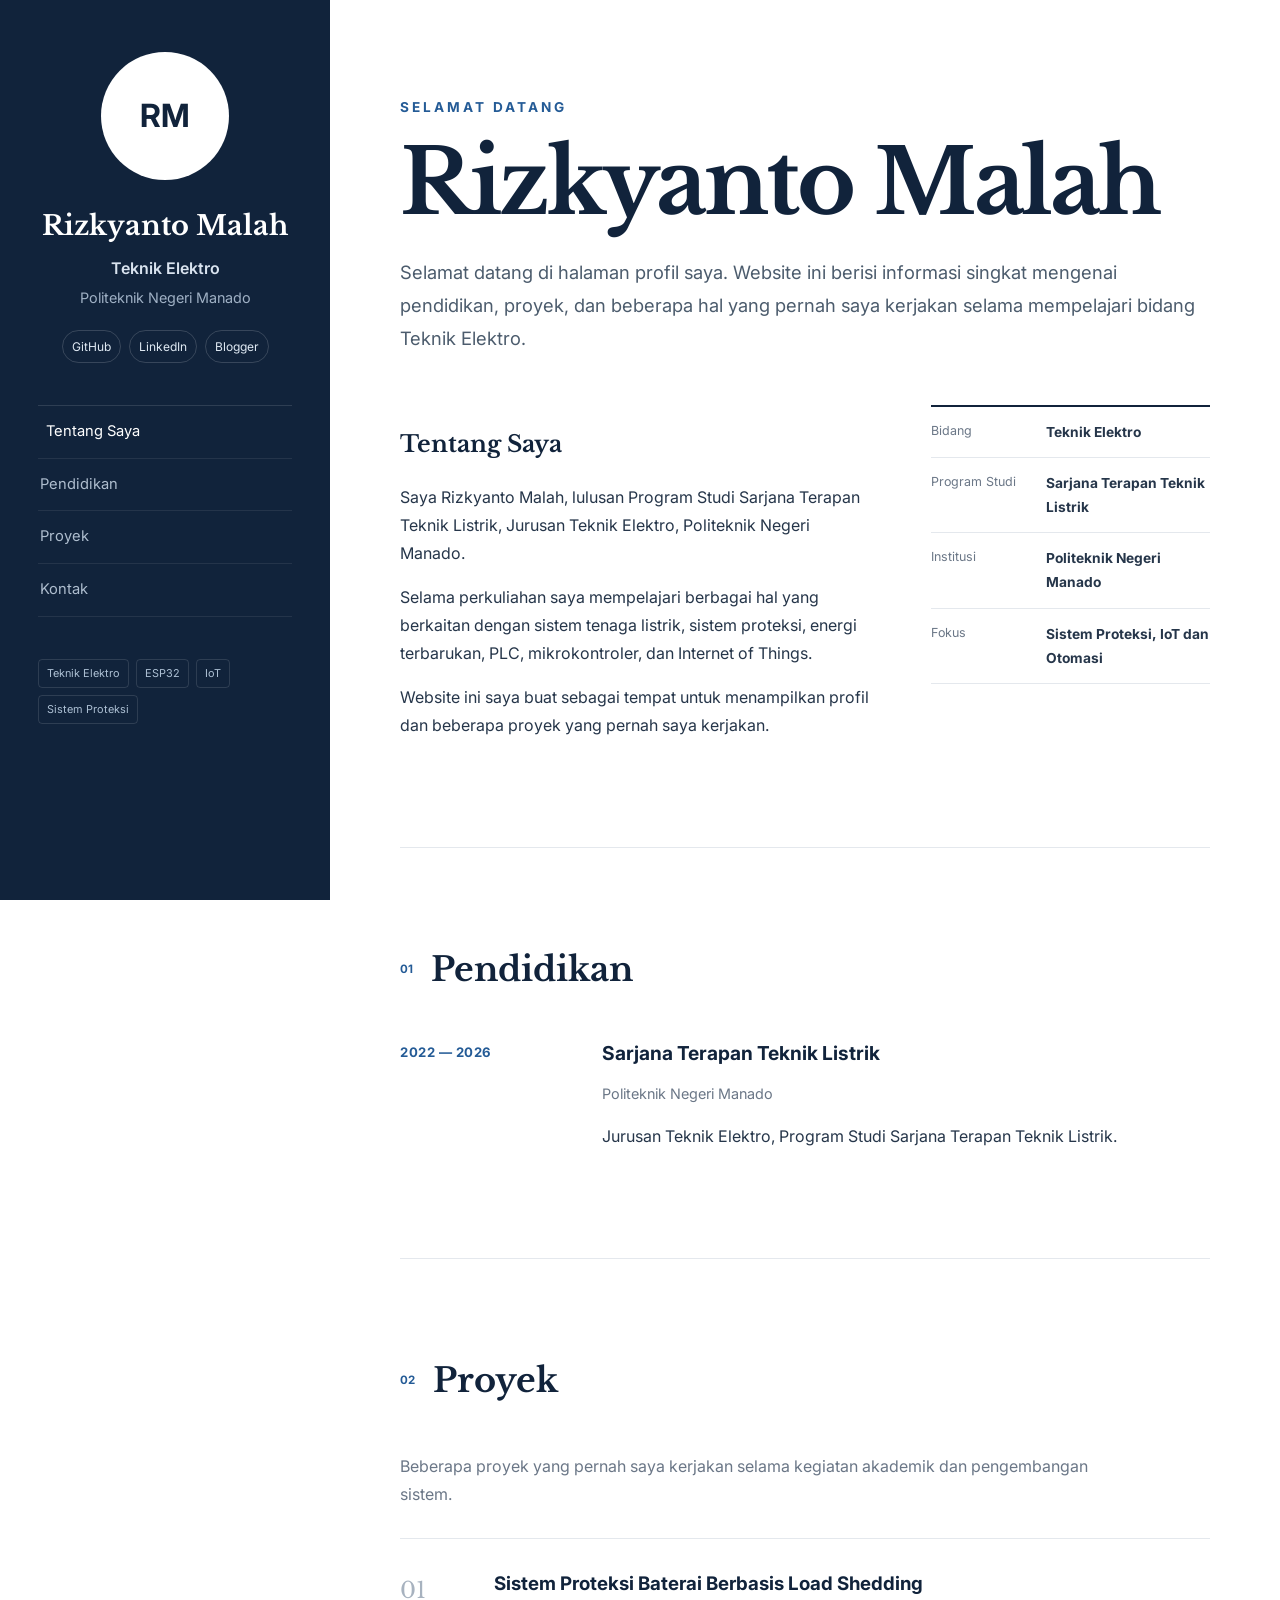
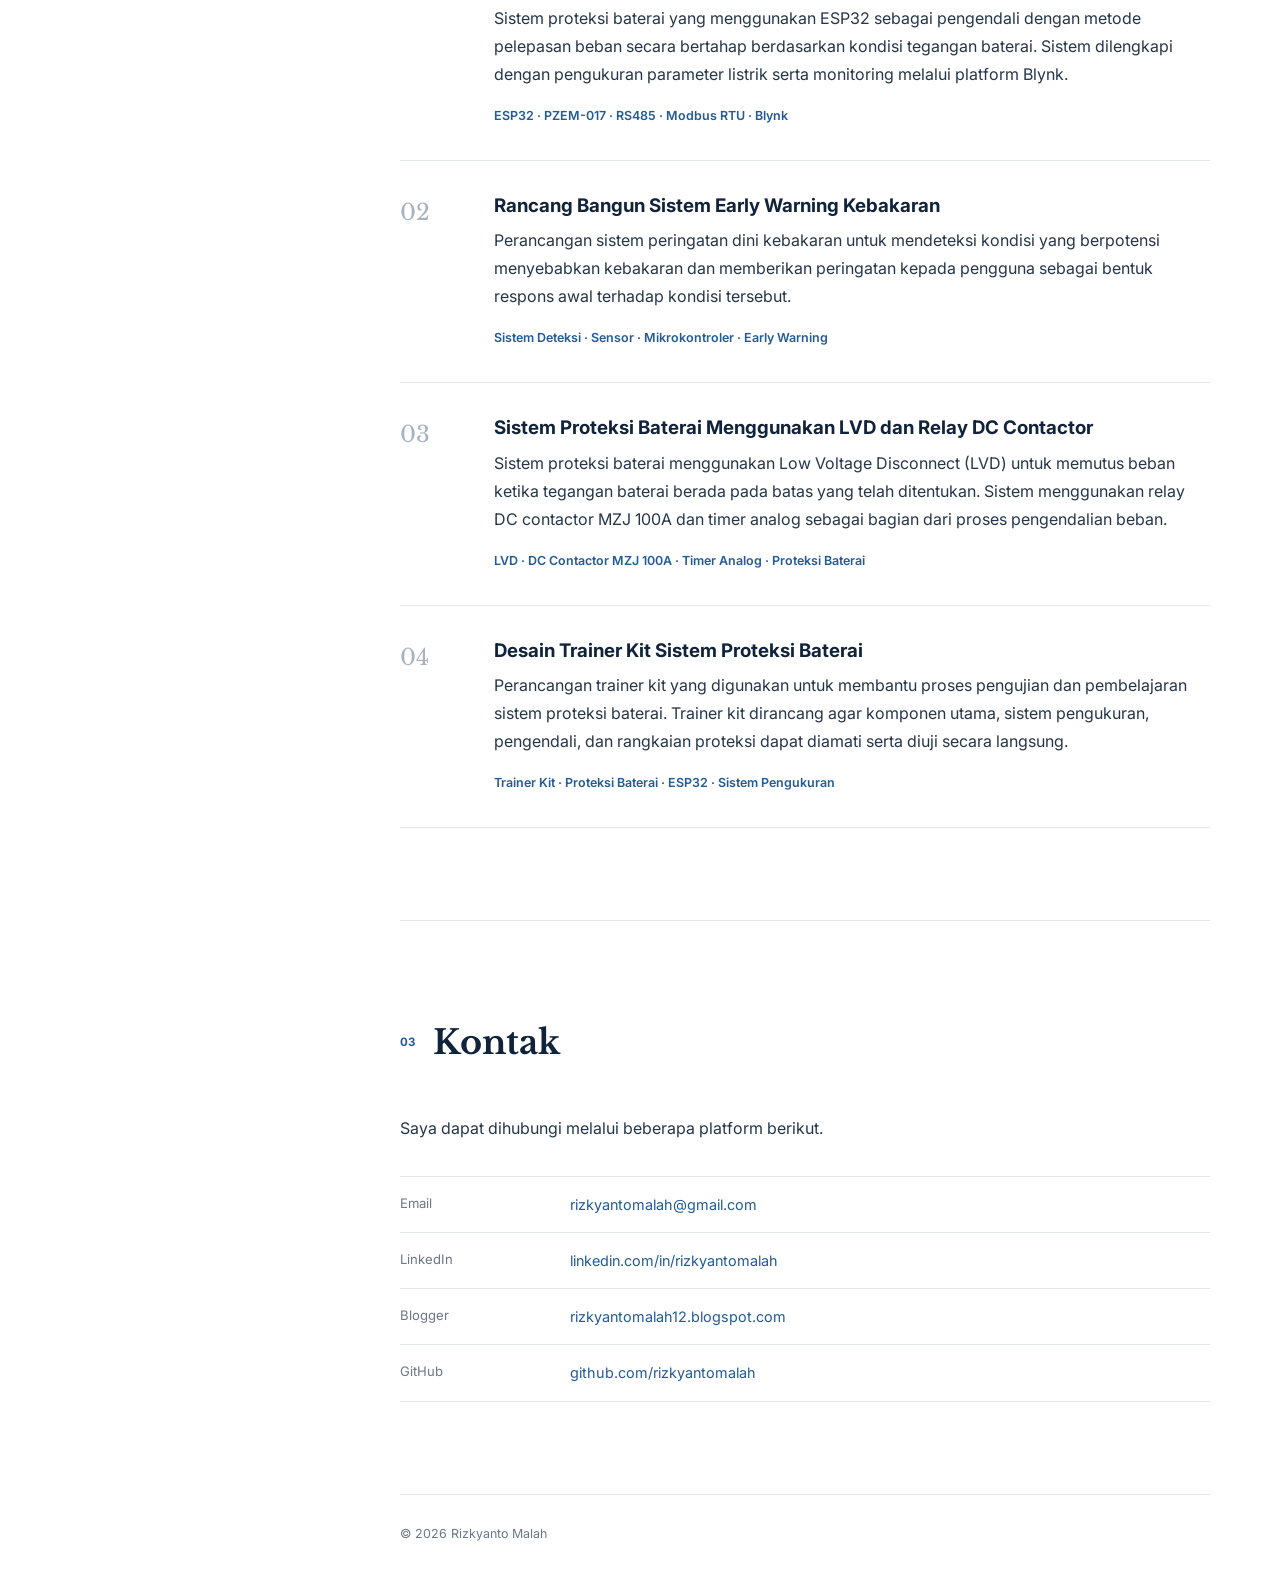
<file: index.html>
<!DOCTYPE html>
<html lang="id">

<head>
    <meta charset="UTF-8">
    <meta name="viewport" content="width=device-width, initial-scale=1.0">

    <meta name="description"
          content="Profil Rizkyanto Malah - Teknik Elektro">

    <title>Rizkyanto Malah | Profil</title>

    <!-- FAVICON -->
    <link rel="icon" type="image/png" href="favicon.png">

    <link rel="preconnect" href="https://fonts.googleapis.com">
    <link rel="preconnect" href="https://fonts.gstatic.com" crossorigin>

    <link
        href="https://fonts.googleapis.com/css2?family=Inter:wght@400;500;600;700&family=Libre+Baskerville:wght@700&display=swap"
        rel="stylesheet">

    <link rel="stylesheet" href="style.css">
</head>


<body>


<!-- ======================================================
                     SIDEBAR
====================================================== -->

<aside class="sidebar">

    <div class="profile">

        <div class="photo-wrap">

            <div class="photo-placeholder">
                RM
            </div>

            <!--
            Jika nanti ingin menggunakan foto:

            <img
                src="profile.jpg"
                alt="Rizkyanto Malah"
                class="profile-photo"
            >
            -->

        </div>


        <h1>Rizkyanto Malah</h1>

        <p class="role">
            Teknik Elektro
        </p>

        <p class="institution">
            Politeknik Negeri Manado
        </p>


        <div class="social">

            <a
                href="https://github.com/rizkyantomalah"
                target="_blank">
                GitHub
            </a>

            <a
                href="https://www.linkedin.com/in/rizkyantomalah"
                target="_blank">
                LinkedIn
            </a>

            <a
                href="https://rizkyantomalah12.blogspot.com/?m=1"
                target="_blank">
                Blogger
            </a>

        </div>

    </div>


    <!-- MENU -->

    <nav>

        <a href="#tentang" class="active">
            Tentang Saya
        </a>

        <a href="#pendidikan">
            Pendidikan
        </a>

        <a href="#proyek">
            Proyek
        </a>

        <a href="#kontak">
            Kontak
        </a>

    </nav>


    <div class="sidebar-footer">

        <span>Teknik Elektro</span>

        <span>ESP32</span>

        <span>IoT</span>

        <span>Sistem Proteksi</span>

    </div>

</aside>



<!-- ======================================================
                     KONTEN UTAMA
====================================================== -->

<main class="content">


<!-- ======================================================
                  TENTANG SAYA
====================================================== -->

<section id="tentang" class="section hero">


    <!-- SELAMAT DATANG -->

    <div class="welcome-wrapper">

        <p class="welcome-text">
            SELAMAT DATANG
        </p>

    </div>


    <!-- NAMA -->

    <h2 class="jelly-name">
        Rizkyanto Malah
    </h2>


    <p class="headline">

        Selamat datang di halaman profil saya.
        Website ini berisi informasi singkat mengenai pendidikan,
        proyek, dan beberapa hal yang pernah saya kerjakan
        selama mempelajari bidang Teknik Elektro.

    </p>


    <div class="intro-grid">


        <!-- TENTANG SAYA -->

        <div>

            <h3>
                Tentang Saya
            </h3>

            <p>

                Saya Rizkyanto Malah, lulusan Program Studi
                Sarjana Terapan Teknik Listrik, Jurusan Teknik Elektro,
                Politeknik Negeri Manado.

            </p>

            <p>

                Selama perkuliahan saya mempelajari berbagai hal
                yang berkaitan dengan sistem tenaga listrik,
                sistem proteksi, energi terbarukan, PLC,
                mikrokontroler, dan Internet of Things.

            </p>

            <p>

                Website ini saya buat sebagai tempat untuk
                menampilkan profil dan beberapa proyek yang
                pernah saya kerjakan.

            </p>

        </div>


        <!-- INFORMASI SINGKAT -->

        <div class="quick-info">


            <div>

                <span>
                    Bidang
                </span>

                <strong>
                    Teknik Elektro
                </strong>

            </div>


            <div>

                <span>
                    Program Studi
                </span>

                <strong>
                    Sarjana Terapan Teknik Listrik
                </strong>

            </div>


            <div>

                <span>
                    Institusi
                </span>

                <strong>
                    Politeknik Negeri Manado
                </strong>

            </div>


            <div>

                <span>
                    Fokus
                </span>

                <strong>
                    Sistem Proteksi, IoT dan Otomasi
                </strong>

            </div>


        </div>


    </div>


</section>



<!-- ======================================================
                     PENDIDIKAN
====================================================== -->

<section id="pendidikan" class="section">


    <div class="section-title">

        <span>
            01
        </span>

        <h2>
            Pendidikan
        </h2>

    </div>


    <div class="entry">


        <div class="entry-year">

            2022 — 2026

        </div>


        <div class="entry-body">


            <h3>
                Sarjana Terapan Teknik Listrik
            </h3>


            <p class="sub">
                Politeknik Negeri Manado
            </p>


            <p>
                Jurusan Teknik Elektro,
                Program Studi Sarjana Terapan Teknik Listrik.
            </p>


        </div>


    </div>


</section>



<!-- ======================================================
                         PROYEK
====================================================== -->

<section id="proyek" class="section">


    <div class="section-title">

        <span>
            02
        </span>

        <h2>
            Proyek
        </h2>

    </div>


    <p class="section-note">

        Beberapa proyek yang pernah saya kerjakan
        selama kegiatan akademik dan pengembangan sistem.

    </p>


    <div class="project-list">


        <!-- PROYEK 1 -->

        <article>


            <div class="project-number">
                01
            </div>


            <div>


                <h3>
                    Sistem Proteksi Baterai Berbasis Load Shedding
                </h3>


                <p>

                    Sistem proteksi baterai yang menggunakan
                    ESP32 sebagai pengendali dengan metode
                    pelepasan beban secara bertahap berdasarkan
                    kondisi tegangan baterai. Sistem dilengkapi
                    dengan pengukuran parameter listrik serta
                    monitoring melalui platform Blynk.

                </p>


                <span class="stack">

                    ESP32 · PZEM-017 · RS485 ·
                    Modbus RTU · Blynk

                </span>


            </div>


        </article>



        <!-- PROYEK 2 -->

        <article>


            <div class="project-number">
                02
            </div>


            <div>


                <h3>
                    Rancang Bangun Sistem Early Warning Kebakaran
                </h3>


                <p>

                    Perancangan sistem peringatan dini kebakaran
                    untuk mendeteksi kondisi yang berpotensi
                    menyebabkan kebakaran dan memberikan
                    peringatan kepada pengguna sebagai bentuk
                    respons awal terhadap kondisi tersebut.

                </p>


                <span class="stack">

                    Sistem Deteksi · Sensor ·
                    Mikrokontroler · Early Warning

                </span>


            </div>


        </article>



        <!-- PROYEK 3 -->

        <article>


            <div class="project-number">
                03
            </div>


            <div>


                <h3>
                    Sistem Proteksi Baterai Menggunakan LVD
                    dan Relay DC Contactor
                </h3>


                <p>

                    Sistem proteksi baterai menggunakan
                    Low Voltage Disconnect (LVD) untuk
                    memutus beban ketika tegangan baterai
                    berada pada batas yang telah ditentukan.
                    Sistem menggunakan relay DC contactor
                    MZJ 100A dan timer analog sebagai bagian
                    dari proses pengendalian beban.

                </p>


                <span class="stack">

                    LVD · DC Contactor MZJ 100A ·
                    Timer Analog · Proteksi Baterai

                </span>


            </div>


        </article>



        <!-- PROYEK 4 -->

        <article>


            <div class="project-number">
                04
            </div>


            <div>


                <h3>
                    Desain Trainer Kit Sistem Proteksi Baterai
                </h3>


                <p>

                    Perancangan trainer kit yang digunakan untuk
                    membantu proses pengujian dan pembelajaran
                    sistem proteksi baterai. Trainer kit dirancang
                    agar komponen utama, sistem pengukuran,
                    pengendali, dan rangkaian proteksi dapat
                    diamati serta diuji secara langsung.

                </p>


                <span class="stack">

                    Trainer Kit · Proteksi Baterai ·
                    ESP32 · Sistem Pengukuran

                </span>


            </div>


        </article>


    </div>


</section>



<!-- ======================================================
                        KONTAK
====================================================== -->

<section id="kontak" class="section contact-section">


    <div class="section-title">

        <span>
            03
        </span>

        <h2>
            Kontak
        </h2>

    </div>


    <p>

        Saya dapat dihubungi melalui beberapa
        platform berikut.

    </p>


    <div class="contact-table">


        <!-- EMAIL -->

        <div>

            <span>
                Email
            </span>

            <a href="mailto:rizkyantomalah@gmail.com">

                rizkyantomalah@gmail.com

            </a>

        </div>


        <!-- LINKEDIN -->

        <div>

            <span>
                LinkedIn
            </span>

            <a
                href="https://www.linkedin.com/in/rizkyantomalah"
                target="_blank">

                linkedin.com/in/rizkyantomalah

            </a>

        </div>


        <!-- BLOGGER -->

        <div>

            <span>
                Blogger
            </span>

            <a
                href="https://rizkyantomalah12.blogspot.com/?m=1"
                target="_blank">

                rizkyantomalah12.blogspot.com

            </a>

        </div>


        <!-- GITHUB -->

        <div>

            <span>
                GitHub
            </span>

            <a
                href="https://github.com/rizkyantomalah"
                target="_blank">

                github.com/rizkyantomalah

            </a>

        </div>


    </div>


</section>



<!-- ======================================================
                        FOOTER
====================================================== -->

<footer>

    © <span id="year"></span>
    Rizkyanto Malah

</footer>


</main>


<script src="script.js"></script>

</body>

</html>
</file>
<file: style.css>
* {
    box-sizing: border-box;
}


:root {

    --navy: #11233b;
    --blue: #245b96;
    --text: #26364a;
    --muted: #6b7787;
    --line: #e4e8ed;
    --soft: #f6f8fa;
    --white: #ffffff;

}


html {

    scroll-behavior: smooth;

}


body {

    margin: 0;

    background: var(--white);

    color: var(--text);

    font-family:
        Inter,
        system-ui,
        -apple-system,
        Segoe UI,
        sans-serif;

    line-height: 1.75;

}


a {

    color: var(--blue);

}



/* =====================================================
                       SIDEBAR
===================================================== */

.sidebar {

    position: fixed;

    inset: 0 auto 0 0;

    width: 330px;

    background: var(--navy);

    color: #ffffff;

    padding: 52px 38px 30px;

    overflow-y: auto;

}


.profile {

    text-align: center;

}


.photo-wrap {

    margin-bottom: 22px;

}


.photo-placeholder,
.profile-photo {

    width: 128px;

    height: 128px;

    border-radius: 50%;

    margin: auto;

}


.photo-placeholder {

    display: grid;

    place-items: center;

    background: #ffffff;

    color: var(--navy);

    font-size: 2rem;

    font-weight: 700;

    border:
        6px solid
        rgba(255,255,255,0.18);

}


.profile-photo {

    object-fit: cover;

    border:
        6px solid
        rgba(255,255,255,0.18);

}


.profile h1 {

    margin: 10px 0 4px;

    font-family:
        "Libre Baskerville",
        serif;

    font-size: 1.7rem;

}


.role {

    margin: 0;

    color: #d9e3ef;

    font-weight: 600;

}


.institution {

    margin: 3px 0 20px;

    color: #9fb0c4;

    font-size: 0.9rem;

}



/* =====================================================
                         SOSIAL
===================================================== */

.social {

    display: flex;

    justify-content: center;

    gap: 8px;

    flex-wrap: wrap;

}


.social a {

    color: #dfe9f3;

    font-size: 0.75rem;

    text-decoration: none;

    border:
        1px solid
        rgba(255,255,255,0.16);

    border-radius: 999px;

    padding: 5px 9px;

}


.social a:hover {

    background:
        rgba(255,255,255,0.10);

}



/* =====================================================
                           MENU
===================================================== */

nav {

    display: flex;

    flex-direction: column;

    margin: 42px 0;

    border-top:
        1px solid
        rgba(255,255,255,0.12);

}


nav a {

    color: #aebdce;

    padding: 13px 2px;

    text-decoration: none;

    font-size: 0.92rem;

    border-bottom:
        1px solid
        rgba(255,255,255,0.08);

    transition: 0.2s;

}


nav a:hover,
nav a.active {

    color: #ffffff;

    padding-left: 8px;

}



/* =====================================================
                    SIDEBAR FOOTER
===================================================== */

.sidebar-footer {

    display: flex;

    flex-wrap: wrap;

    gap: 7px;

}


.sidebar-footer span {

    font-size: 0.68rem;

    color: #adc0d4;

    border:
        1px solid
        rgba(255,255,255,0.12);

    padding: 4px 8px;

    border-radius: 4px;

}



/* =====================================================
                    KONTEN UTAMA
===================================================== */

.content {

    margin-left: 330px;

    max-width: 1100px;

    padding: 0 70px;

}


.section {

    padding: 92px 0;

    border-bottom:
        1px solid
        var(--line);

    scroll-margin-top: 20px;

}



/* =====================================================
                         HOME
===================================================== */

.hero {

    min-height: 90vh;

    display: flex;

    flex-direction: column;

    justify-content: center;

}



/* =====================================================
                    SELAMAT DATANG
===================================================== */

.welcome-wrapper {

    overflow: visible;

    margin-bottom: 15px;

}


.welcome-text {

    display: inline-block;

    margin: 0;

    color: var(--blue);

    font-weight: 700;

    font-size: 0.85rem;

    letter-spacing: 0.22em;

    transform-origin: left center;

    animation:
        welcomeZoom
        1.1s
        cubic-bezier(.16,.84,.44,1)
        forwards;

}


@keyframes welcomeZoom {

    0% {

        transform: scale(4);

        opacity: 0;

        letter-spacing: 0.3em;

    }


    45% {

        opacity: 1;

    }


    75% {

        transform: scale(0.90);

    }


    100% {

        transform: scale(1);

        opacity: 1;

        letter-spacing: 0.22em;

    }

}



/* =====================================================
                     NAMA UTAMA
===================================================== */

.jelly-name {

    display: inline-block;

    width: fit-content;

    font-family:
        "Libre Baskerville",
        serif;

    font-size:
        clamp(
            3rem,
            7vw,
            5.8rem
        );

    line-height: 1.08;

    color: var(--navy);

    margin: 0 0 24px;

    letter-spacing: -0.035em;

    transform-origin: center;

    animation:

        nameAppear
        0.8s
        ease-out
        forwards,

        jelly
        1.1s
        ease-in-out
        1.1s;

}


@keyframes nameAppear {

    0% {

        opacity: 0;

        transform:
            translateY(25px)
            scale(0.90);

    }


    100% {

        opacity: 1;

        transform:
            translateY(0)
            scale(1);

    }

}



/* =====================================================
                      EFEK JELLY
===================================================== */

@keyframes jelly {

    0% {

        transform: scale(1,1);

    }


    20% {

        transform: scale(1.12,0.88);

    }


    35% {

        transform: scale(0.90,1.10);

    }


    50% {

        transform: scale(1.07,0.93);

    }


    65% {

        transform: scale(0.97,1.03);

    }


    80% {

        transform: scale(1.02,0.98);

    }


    100% {

        transform: scale(1,1);

    }

}


.jelly-name:hover {

    animation:
        jelly
        0.9s
        ease-in-out;

    cursor: default;

}



/* =====================================================
                     PENGANTAR
===================================================== */

.headline {

    max-width: 850px;

    margin: 0 0 50px;

    font-size: 1.15rem;

    line-height: 1.8;

    color: #4c5c6d;

}



/* =====================================================
                     TENTANG SAYA
===================================================== */

.intro-grid {

    display: grid;

    grid-template-columns:
        1.35fr
        0.8fr;

    gap: 60px;

    align-items: start;

}


h3 {

    color: var(--navy);

    line-height: 1.35;

}


.intro-grid h3 {

    font-family:
        "Libre Baskerville",
        serif;

    font-size: 1.45rem;

}



/* =====================================================
                     INFORMASI SINGKAT
===================================================== */

.quick-info {

    border-top:
        2px solid
        var(--navy);

}


.quick-info div {

    display: grid;

    grid-template-columns:
        100px
        1fr;

    gap: 15px;

    padding: 13px 0;

    border-bottom:
        1px solid
        var(--line);

}


.quick-info span {

    font-size: 0.78rem;

    color: var(--muted);

}


.quick-info strong {

    font-size: 0.86rem;

    color: var(--text);

}



/* =====================================================
                     JUDUL BAGIAN
===================================================== */

.section-title {

    display: flex;

    align-items: center;

    gap: 18px;

    margin-bottom: 42px;

}


.section-title span {

    font-size: 0.72rem;

    font-weight: 700;

    color: var(--blue);

}


.section-title h2 {

    margin: 0;

    font-family:
        "Libre Baskerville",
        serif;

    color: var(--navy);

    font-size: 2.1rem;

}



/* =====================================================
                        PENDIDIKAN
===================================================== */

.entry {

    display: grid;

    grid-template-columns:
        170px
        1fr;

    gap: 32px;

}


.entry-year {

    color: var(--blue);

    font-weight: 700;

    font-size: 0.82rem;

    letter-spacing: 0.04em;

}


.entry-body h3 {

    margin: 0 0 5px;

    font-size: 1.2rem;

}


.sub {

    color: var(--muted);

    font-size: 0.9rem;

}



/* =====================================================
                          PROYEK
===================================================== */

.section-note {

    max-width: 720px;

    color: var(--muted);

    margin-bottom: 30px;

}


.project-list {

    border-top:
        1px solid
        var(--line);

}


.project-list article {

    display: grid;

    grid-template-columns:
        70px
        1fr;

    gap: 24px;

    padding: 32px 0;

    border-bottom:
        1px solid
        var(--line);

}


.project-number {

    font-family:
        "Libre Baskerville",
        serif;

    font-size: 1.4rem;

    color: #a7b2bf;

}


.project-list h3 {

    margin: 0 0 8px;

}


.project-list p {

    max-width: 800px;

    margin: 0 0 12px;

}


.stack {

    color: var(--blue);

    font-size: 0.78rem;

    font-weight: 600;

}



/* =====================================================
                          KONTAK
===================================================== */

.contact-section > p {

    max-width: 700px;

}


.contact-table {

    margin-top: 34px;

    border-top:
        1px solid
        var(--line);

}


.contact-table div {

    display: grid;

    grid-template-columns:
        150px
        1fr;

    gap: 20px;

    padding: 15px 0;

    border-bottom:
        1px solid
        var(--line);

}


.contact-table span {

    color: var(--muted);

    font-size: 0.82rem;

}


.contact-table a {

    font-size: 0.9rem;

    text-decoration: none;

}


.contact-table a:hover {

    text-decoration: underline;

}



/* =====================================================
                          FOOTER
===================================================== */

footer {

    padding: 28px 0 42px;

    color: var(--muted);

    font-size: 0.78rem;

}



/* =====================================================
                        TABLET
===================================================== */

@media (max-width: 900px) {


    .sidebar {

        position: relative;

        width: 100%;

        padding: 32px 24px;

    }


    nav {

        flex-direction: row;

        overflow-x: auto;

        gap: 20px;

        margin: 28px 0 15px;

        border-top: 0;

    }


    nav a {

        white-space: nowrap;

        border: 0;

        padding: 8px 0;

    }


    nav a:hover,
    nav a.active {

        padding-left: 0;

    }


    .sidebar-footer {

        display: none;

    }


    .content {

        margin-left: 0;

        padding: 0 24px;

    }


    .hero {

        min-height: auto;

    }


    .intro-grid {

        grid-template-columns: 1fr;

        gap: 30px;

    }

}



/* =====================================================
                          HP
===================================================== */

@media (max-width: 620px) {


    .section {

        padding: 65px 0;

    }


    .entry,
    .project-list article,
    .contact-table div {

        grid-template-columns: 1fr;

        gap: 8px;

    }


    .jelly-name {

        font-size: 3rem;

    }


    .welcome-text {

        font-size: 0.7rem;

    }

}
</file>
